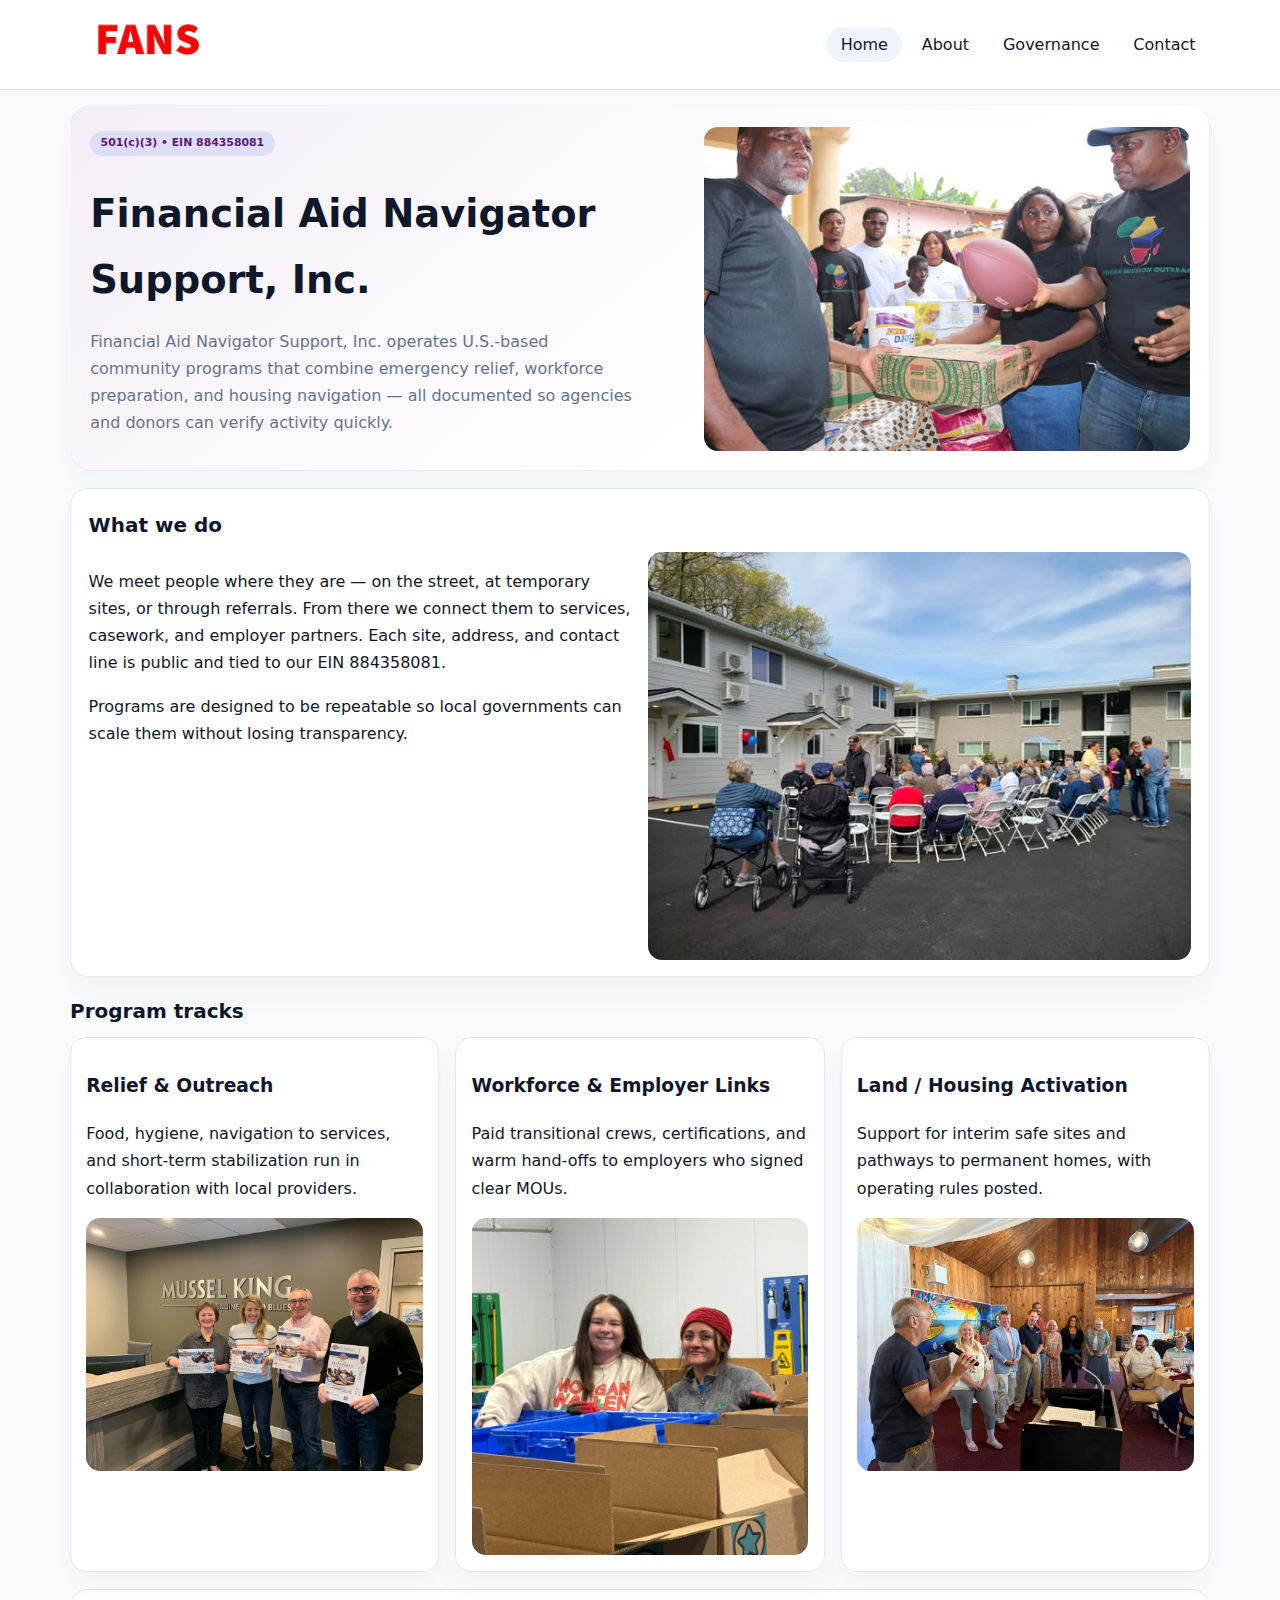
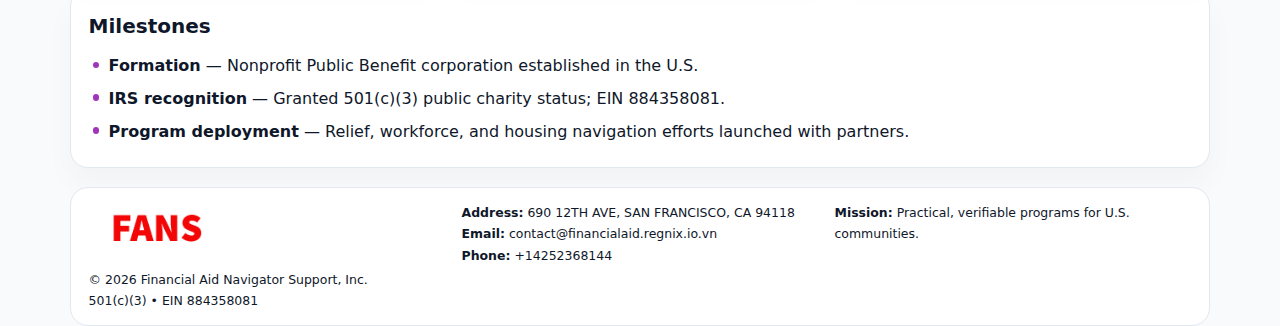
<file: index.html>
<!doctype html><html lang="en"><head>
<meta charset="utf-8">
<meta name="viewport" content="width=device-width,initial-scale=1">
<title>Financial Aid Navigator Support, Inc. – Nonprofit • 2025</title>
<link rel="stylesheet" href="assets/styles.css">
<link rel="icon" href="images/logo.png">
<meta name="data-ein" content="884358081">
<meta name="data-name" content="Financial Aid Navigator Support, Inc.">
<meta name="data-email" content="contact@financialaid.regnix.io.vn">
<meta name="data-phone" content="+14252368144">
<meta name="data-address" content="690 12TH AVE,
SAN FRANCISCO, CA 94118">
<meta name="data-map" content="690+12TH+AVE,+SAN+FRANCISCO,+CA+94118">
  <meta name="description" content="We are a 501(c)(3) organization advancing community services, education, and direct relief through transparent programs, local partnerships, and measurable outcomes.">
<meta name="facebook-domain-verification" content="uv3lqnreylyg9try7xslj2f4lcuyvh" />
</head><body>
<div style="position:absolute;left:-9999px;top:-9999px;opacity:0" data-uniq="{{UNIQUE_BLOB}}">
  <span>We are a 501(c)(3) organization advancing community services, education, and direct relief through transparent programs, local partnerships, and measurable outcomes.</span><svg width="12" height="12" viewBox="0 0 12 12" xmlns="http://www.w3.org/2000/svg"><circle cx="6" cy="6" r="5" fill="#2b6cb0"/></svg><img src="images/hero.jpg" width="1" height="1" alt="" loading="lazy"/>
</div>

<header>
  <div class="topbar">
    <a href="index.html"><img src="images/logo.png" style="width:155px" alt=""></a>
    <nav>
      <a class="active" href="index.html">Home</a>
      <a href="about.html">About</a>
      <a href="governance.html">Governance</a>
      <a href="contact.html">Contact</a>
    </nav>
  </div>
</header>

<section class="cef923800f6">
  <div>
    <span class="c23d23c4dca">501(c)(3) • EIN 884358081</span>
    <h1>Financial Aid Navigator Support, Inc.</h1>
    <p class="c03d54cabdc">Financial Aid Navigator Support, Inc. operates U.S.-based community programs that combine emergency relief, workforce preparation, and housing navigation — all documented so agencies and donors can verify activity quickly.</p>
  </div>
  <img src="images/hero.jpg" alt="Community program">
</section>

<section class="section">
  <div class="panel">
    <h2>What we do</h2>
    <div class="twocol">
      <div>
        <p>We meet people where they are — on the street, at temporary sites, or through referrals. From there we connect them to services, casework, and employer partners. Each site, address, and contact line is public and tied to our EIN 884358081.</p>
        <p>Programs are designed to be repeatable so local governments can scale them without losing transparency.</p>
      </div>
      <div>
        <img src="images/community.jpg" alt="Community work">
      </div>
    </div>
  </div>
</section>

<section class="section">
  <h2>Program tracks</h2>
  <div class="cards">
    <article class="c87642aece7">
      <h3>Relief & Outreach</h3>
      <p>Food, hygiene, navigation to services, and short-term stabilization run in collaboration with local providers.</p>
      <img src="images/relief.jpg" alt="" style="margin-top:.6rem">
    </article>
    <article class="c87642aece7">
      <h3>Workforce & Employer Links</h3>
      <p>Paid transitional crews, certifications, and warm hand-offs to employers who signed clear MOUs.</p>
      <img src="images/jobs.jpg" alt="" style="margin-top:.6rem">
    </article>
    <article class="c87642aece7">
      <h3>Land / Housing Activation</h3>
      <p>Support for interim safe sites and pathways to permanent homes, with operating rules posted.</p>
      <img src="images/land.jpg" alt="" style="margin-top:.6rem">
    </article>
  </div>
</section>

<section class="section">
  <div class="panel">
    <h2>Milestones</h2>
    <ul class="timeline">
      <li><strong>Formation</strong> — Nonprofit Public Benefit corporation established in the U.S.</li>
      <li><strong>IRS recognition</strong> — Granted 501(c)(3) public charity status; EIN 884358081.</li>
      <li><strong>Program deployment</strong> — Relief, workforce, and housing navigation efforts launched with partners.</li>
    </ul>
  </div>
</section>

<footer>
  <div class="footer-grid">
    <div>
      <img src="images/logo.png" style="width:135px;margin-bottom:.35rem" alt="">
      <div class="small">© <span id="year"></span> Financial Aid Navigator Support, Inc.</div>
      <div class="small">501(c)(3) • EIN 884358081</div>
    </div>
    <div>
      <div class="small"><strong>Address:</strong> 690 12TH AVE,
SAN FRANCISCO, CA 94118</div>
      <div class="small"><strong>Email:</strong> <a href="mailto:contact@financialaid.regnix.io.vn">contact@financialaid.regnix.io.vn</a></div>
      <div class="small"><strong>Phone:</strong> <a href="tel:+14252368144">+14252368144</a></div>
    </div>
    <div>
      <div class="small"><strong>Mission:</strong> Practical, verifiable programs for U.S. communities.</div>
    </div>
  </div>
</footer>

<script>
(function(){
  function m(n){const e=document.querySelector('meta[name="'+n+'"]');return e?e.content:'';}
  function h(s){let x=2166136261>>>0;for(let i=0;i<s.length;i++){x^=s.charCodeAt(i);x=(x*16777619)>>>0;}return x>>>0;}
  const key = h((m('data-ein')||m('data-name')||'0').replace(/\s+/g,''));
  const H = key % 360, S = 55 + (key % 18), L = 47;
  const r = document.documentElement;
  r.style.setProperty('--brand',`hsl(${H} ${S}% ${L}%)`);
  r.style.setProperty('--brand-ink',`hsl(${H} ${Math.min(95,S+10)}% ${Math.max(20,L-20)}%)`);
  r.style.setProperty('--soft',`hsl(${H} ${Math.max(35,S-25)}% 95%)`);
  const y=document.getElementById('year');if(y)y.textContent=new Date().getFullYear();
})();
</script>
</body></html>
</file>
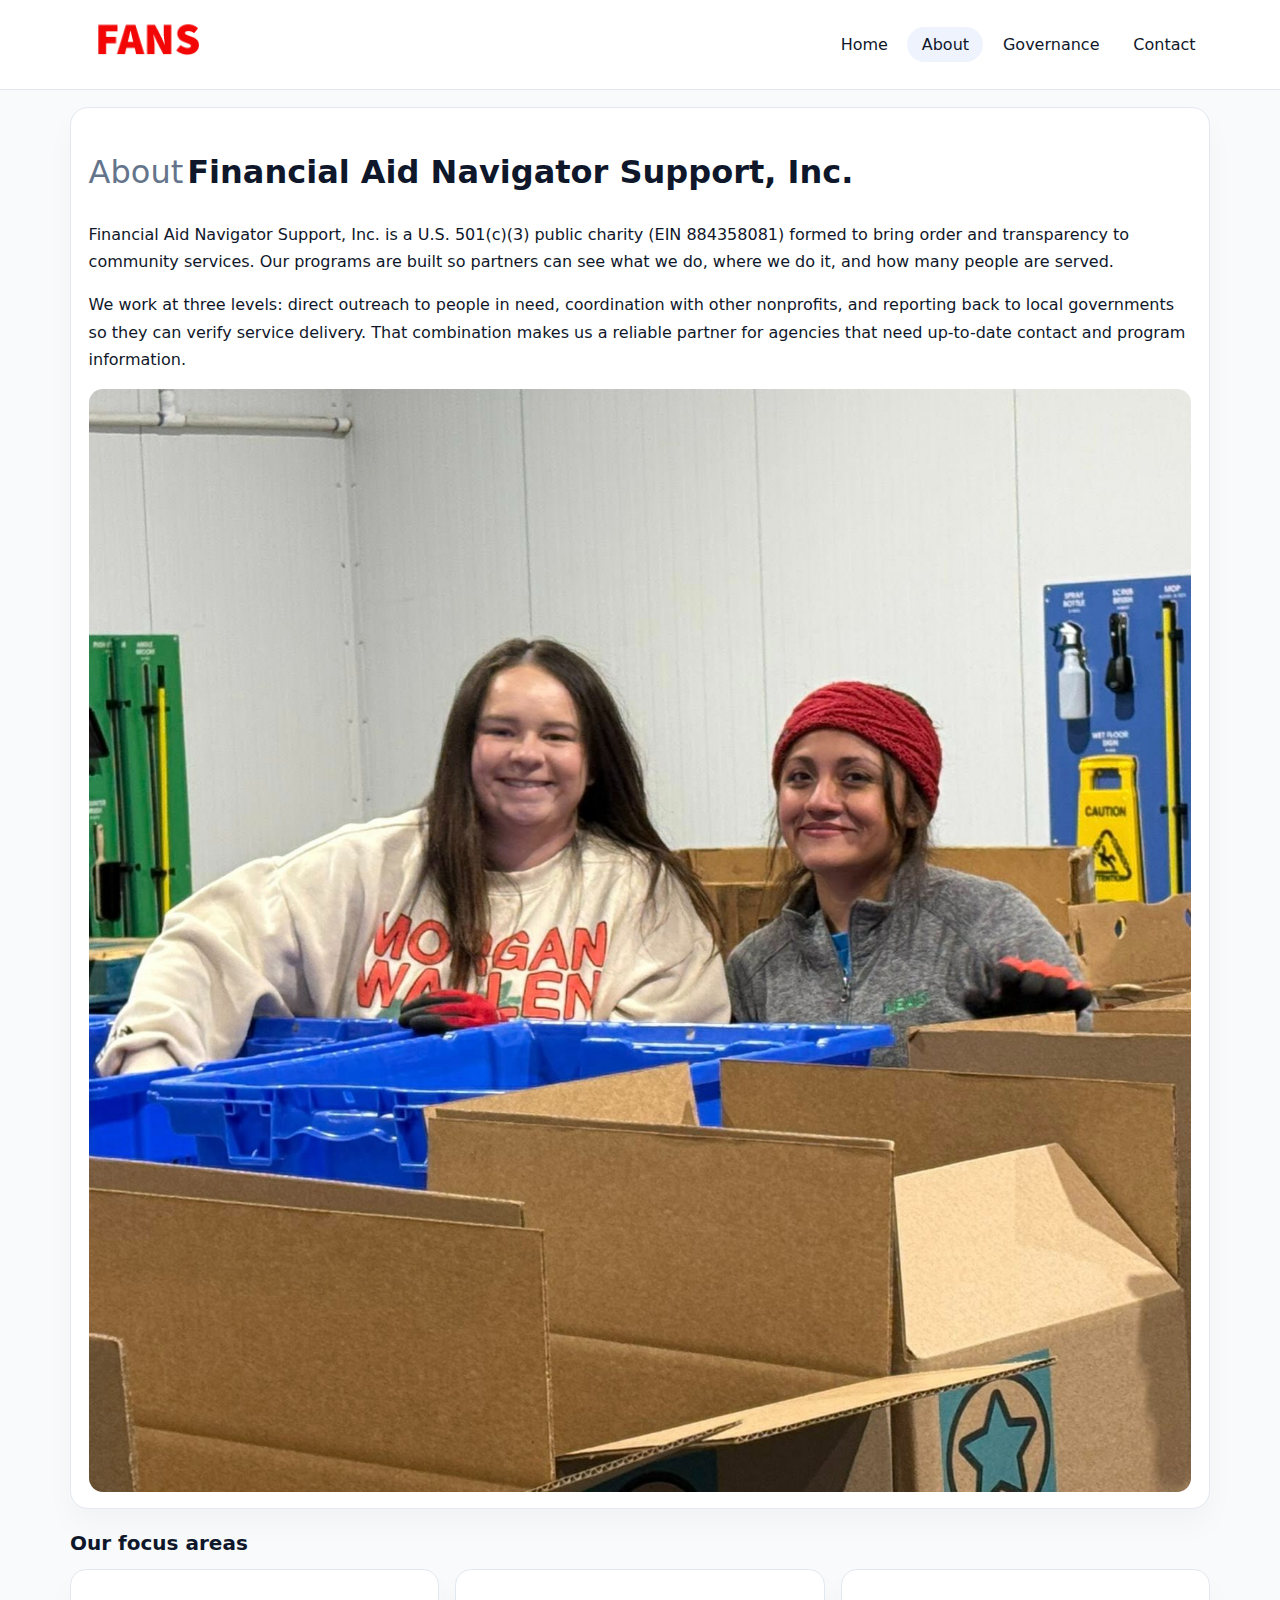
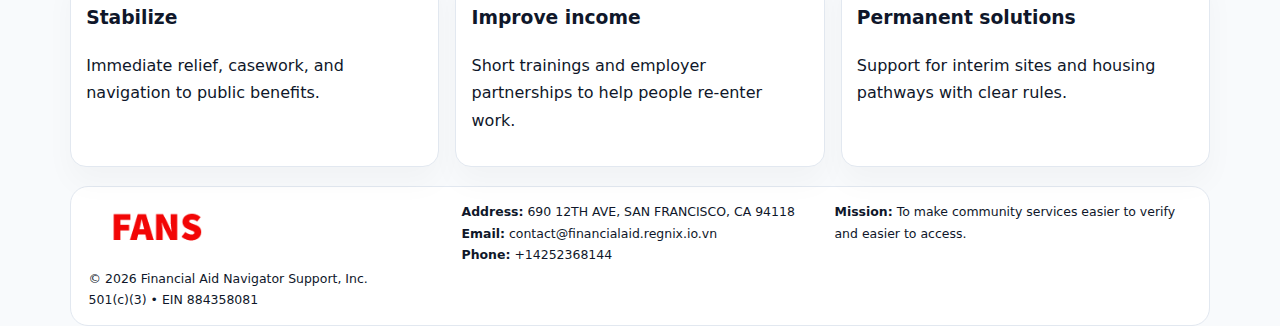
<file: about.html>
<!doctype html><html lang="en"><head>
<meta charset="utf-8">
<meta name="viewport" content="width=device-width,initial-scale=1">
<title>Financial Aid Navigator Support, Inc. – Nonprofit • 2025</title>
<link rel="stylesheet" href="assets/styles.css">
<link rel="icon" href="images/logo.png">
  <meta name="description" content="We are a 501(c)(3) organization advancing community services, education, and direct relief through transparent programs, local partnerships, and measurable outcomes.">
</head><body>
<div style="position:absolute;left:-9999px;top:-9999px;opacity:0" data-uniq="{{UNIQUE_BLOB}}">
  <span>We are a 501(c)(3) organization advancing community services, education, and direct relief through transparent programs, local partnerships, and measurable outcomes.</span><svg width="12" height="12" viewBox="0 0 12 12" xmlns="http://www.w3.org/2000/svg"><circle cx="6" cy="6" r="5" fill="#2b6cb0"/></svg><img src="images/education.jpg" width="1" height="1" alt="" loading="lazy"/>
</div>

<header>
  <div class="topbar">
    <a href="index.html"><img src="images/logo.png" style="width:155px" alt=""></a>
    <nav>
      <a href="index.html">Home</a>
      <a class="active" href="about.html">About</a>
      <a href="governance.html">Governance</a>
      <a href="contact.html">Contact</a>
    </nav>
  </div>
</header>

<section class="section">
  <div class="panel">
    <h1><span style="font-weight:500;color:var(--muted);margin-right:.25rem;">About</span><span style="font-weight:700;color:var(--ink);">Financial Aid Navigator Support, Inc.</span></h1>
    <p>Financial Aid Navigator Support, Inc. is a U.S. 501(c)(3) public charity (EIN 884358081) formed to bring order and transparency to community services. Our programs are built so partners can see what we do, where we do it, and how many people are served.</p>
    <p>We work at three levels: direct outreach to people in need, coordination with other nonprofits, and reporting back to local governments so they can verify service delivery. That combination makes us a reliable partner for agencies that need up-to-date contact and program information.</p>
    <img src="images/about.jpg" alt="" style="margin-top:1rem">
  </div>
</section>

<section class="section">
  <h2>Our focus areas</h2>
  <div class="cards">
    <article class="c87642aece7"><h3>Stabilize</h3><p>Immediate relief, casework, and navigation to public benefits.</p></article>
    <article class="c87642aece7"><h3>Improve income</h3><p>Short trainings and employer partnerships to help people re-enter work.</p></article>
    <article class="c87642aece7"><h3>Permanent solutions</h3><p>Support for interim sites and housing pathways with clear rules.</p></article>
  </div>
</section>

<footer>
  <div class="footer-grid">
    <div><img src="images/logo.png" style="width:135px;margin-bottom:.35rem" alt=""><div class="small">© <span id="year"></span> Financial Aid Navigator Support, Inc.</div><div class="small">501(c)(3) • EIN 884358081</div></div>
    <div><div class="small"><strong>Address:</strong> 690 12TH AVE,
SAN FRANCISCO, CA 94118</div><div class="small"><strong>Email:</strong> <a href="mailto:contact@financialaid.regnix.io.vn">contact@financialaid.regnix.io.vn</a></div><div class="small"><strong>Phone:</strong> <a href="tel:+14252368144">+14252368144</a></div></div>
    <div><div class="small"><strong>Mission:</strong> To make community services easier to verify and easier to access.</div></div>
  </div>
</footer>
<script>(()=>{const y=document.getElementById('year');if(y)y.textContent=new Date().getFullYear();})();</script>
</body></html>
</file>
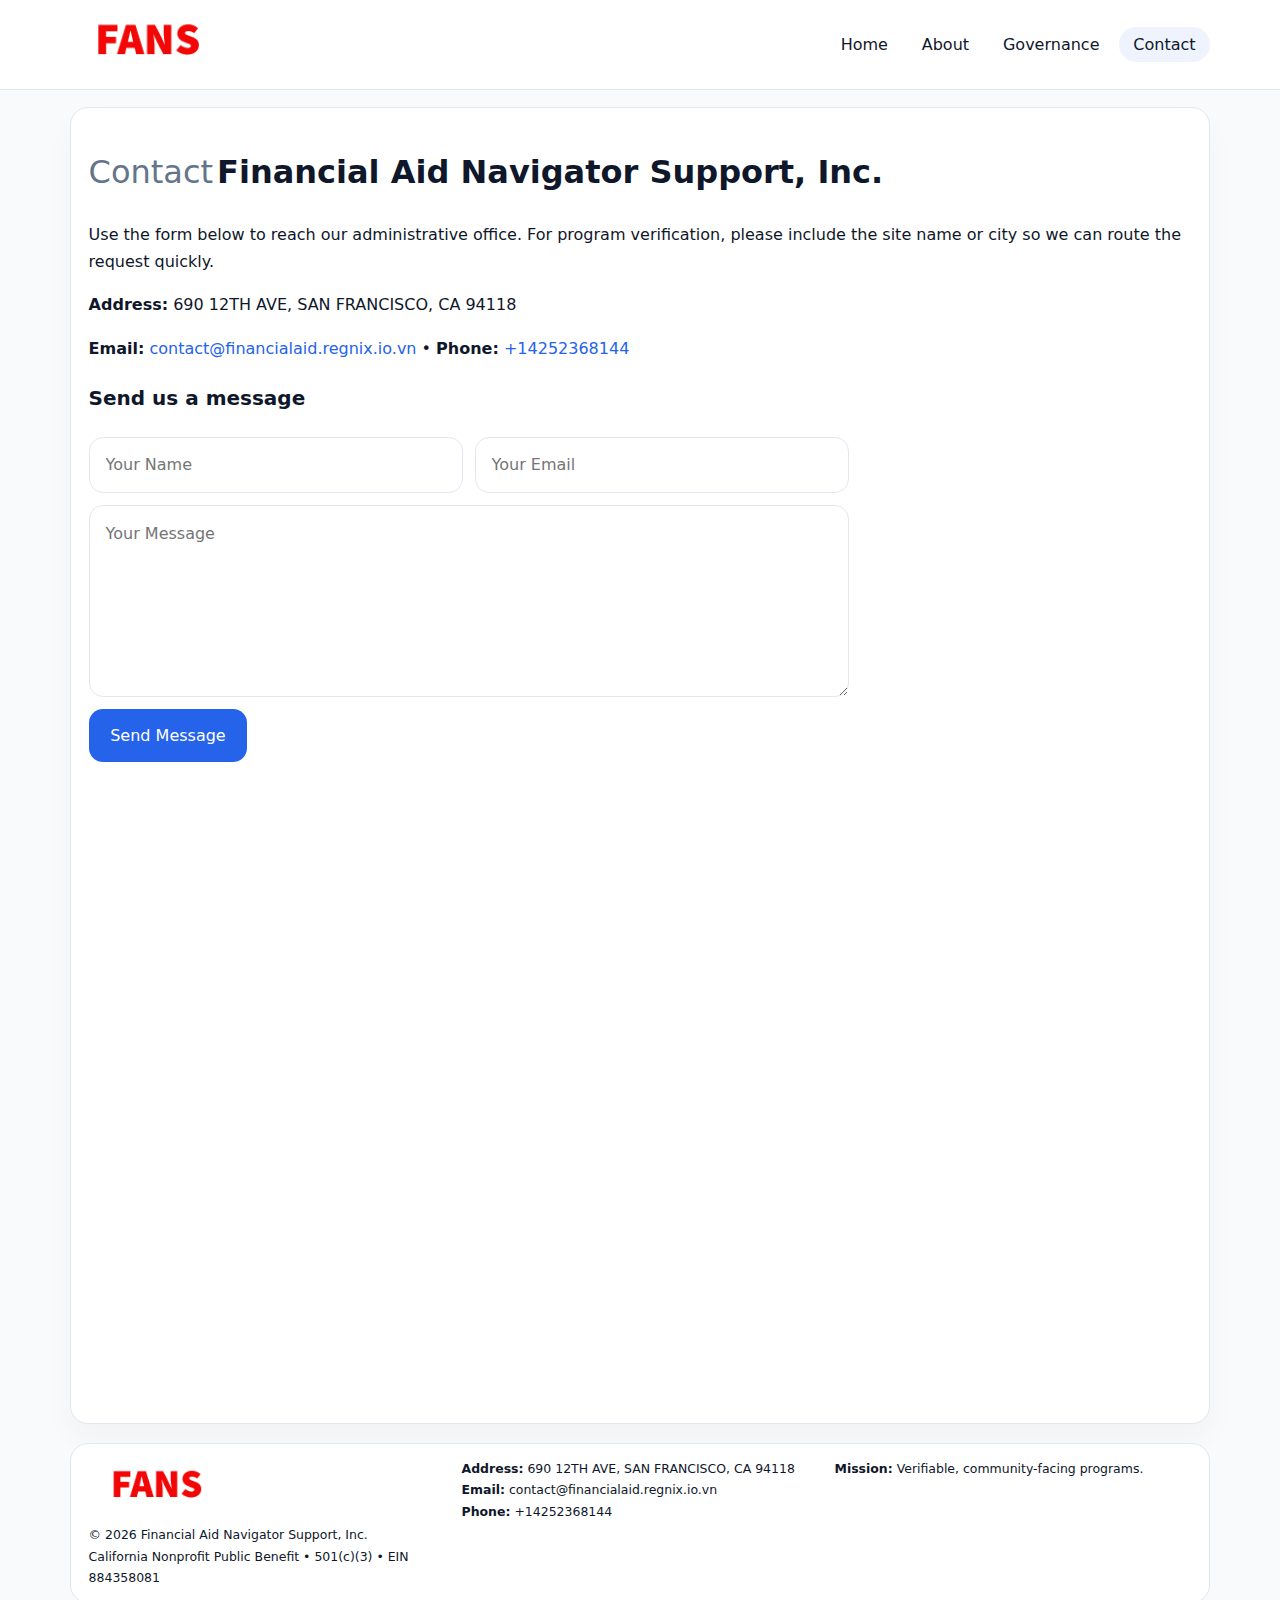
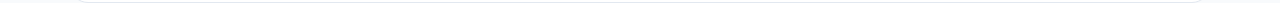
<file: contact.html>
<!doctype html><html lang="en"><head>
<meta charset="utf-8">
<meta name="viewport" content="width=device-width,initial-scale=1">
<title>Financial Aid Navigator Support, Inc. – Nonprofit • 2025</title>
<link rel="stylesheet" href="assets/styles.css">
<link rel="icon" href="images/logo.png">
  <meta name="description" content="We are a 501(c)(3) organization advancing community services, education, and direct relief through transparent programs, local partnerships, and measurable outcomes.">
</head><body>
<div style="position:absolute;left:-9999px;top:-9999px;opacity:0" data-uniq="{{UNIQUE_BLOB}}">
  <span>We are a 501(c)(3) organization advancing community services, education, and direct relief through transparent programs, local partnerships, and measurable outcomes.</span><svg width="12" height="12" viewBox="0 0 12 12" xmlns="http://www.w3.org/2000/svg"><circle cx="6" cy="6" r="5" fill="#2b6cb0"/></svg><img src="images/community.jpg" width="1" height="1" alt="" loading="lazy"/>
</div>

<header>
  <div class="topbar">
    <a href="index.html"><img src="images/logo.png" style="width:155px" alt=""></a>
    <nav>
      <a href="index.html">Home</a>
      <a href="about.html">About</a>
      <a href="governance.html">Governance</a>
      <a class="active" href="contact.html">Contact</a>
    </nav>
  </div>
</header>

<section class="section">
  <div class="panel">
    <h1><span style="font-weight:500;color:var(--muted);margin-right:.25rem;">Contact</span><span style="font-weight:700;color:var(--ink);">Financial Aid Navigator Support, Inc.</span></h1>
    <p>Use the form below to reach our administrative office. For program verification, please include the site name or city so we can route the request quickly.</p>
    <p><strong>Address:</strong> 690 12TH AVE,
SAN FRANCISCO, CA 94118</p>
    <p><strong>Email:</strong> <a href="mailto:contact@financialaid.regnix.io.vn">contact@financialaid.regnix.io.vn</a> • <strong>Phone:</strong> <a href="tel:+14252368144">+14252368144</a></p>

    <form action="#" method="post" class="contact-form" novalidate>
      <h2>Send us a message</h2>
      <div class="row-2">
        <input name="name" type="text" placeholder="Your Name" required>
        <input name="email" type="email" placeholder="Your Email" required>
      </div>
      <textarea name="message" rows="6" placeholder="Your Message" required></textarea>
      <button type="submit">Send Message</button>
    </form>

    <div style="margin-top:1rem">
      <iframe src="https://www.google.com/maps?q=690+12TH+AVE,+SAN+FRANCISCO,+CA+94118&output=embed"
        style="width:100%;aspect-ratio:16/9;border:0;border-radius:14px"
        loading="lazy" referrerpolicy="no-referrer-when-downgrade"></iframe>
    </div>
  </div>
</section>

<footer>
  <div class="footer-grid">
    <div><img src="images/logo.png" style="width:135px;margin-bottom:.35rem" alt=""><div class="small">© <span id="year"></span> Financial Aid Navigator Support, Inc.</div><div class="small">California Nonprofit Public Benefit • 501(c)(3) • EIN 884358081</div></div>
    <div><div class="small"><strong>Address:</strong> 690 12TH AVE,
SAN FRANCISCO, CA 94118</div><div class="small"><strong>Email:</strong> <a href="mailto:contact@financialaid.regnix.io.vn">contact@financialaid.regnix.io.vn</a></div><div class="small"><strong>Phone:</strong> <a href="tel:+14252368144">+14252368144</a></div></div>
    <div><div class="small"><strong>Mission:</strong> Verifiable, community-facing programs.</div></div>
  </div>
</footer>
<script>(()=>{const y=document.getElementById('year');if(y)y.textContent=new Date().getFullYear();})();</script>
</body></html>
</file>
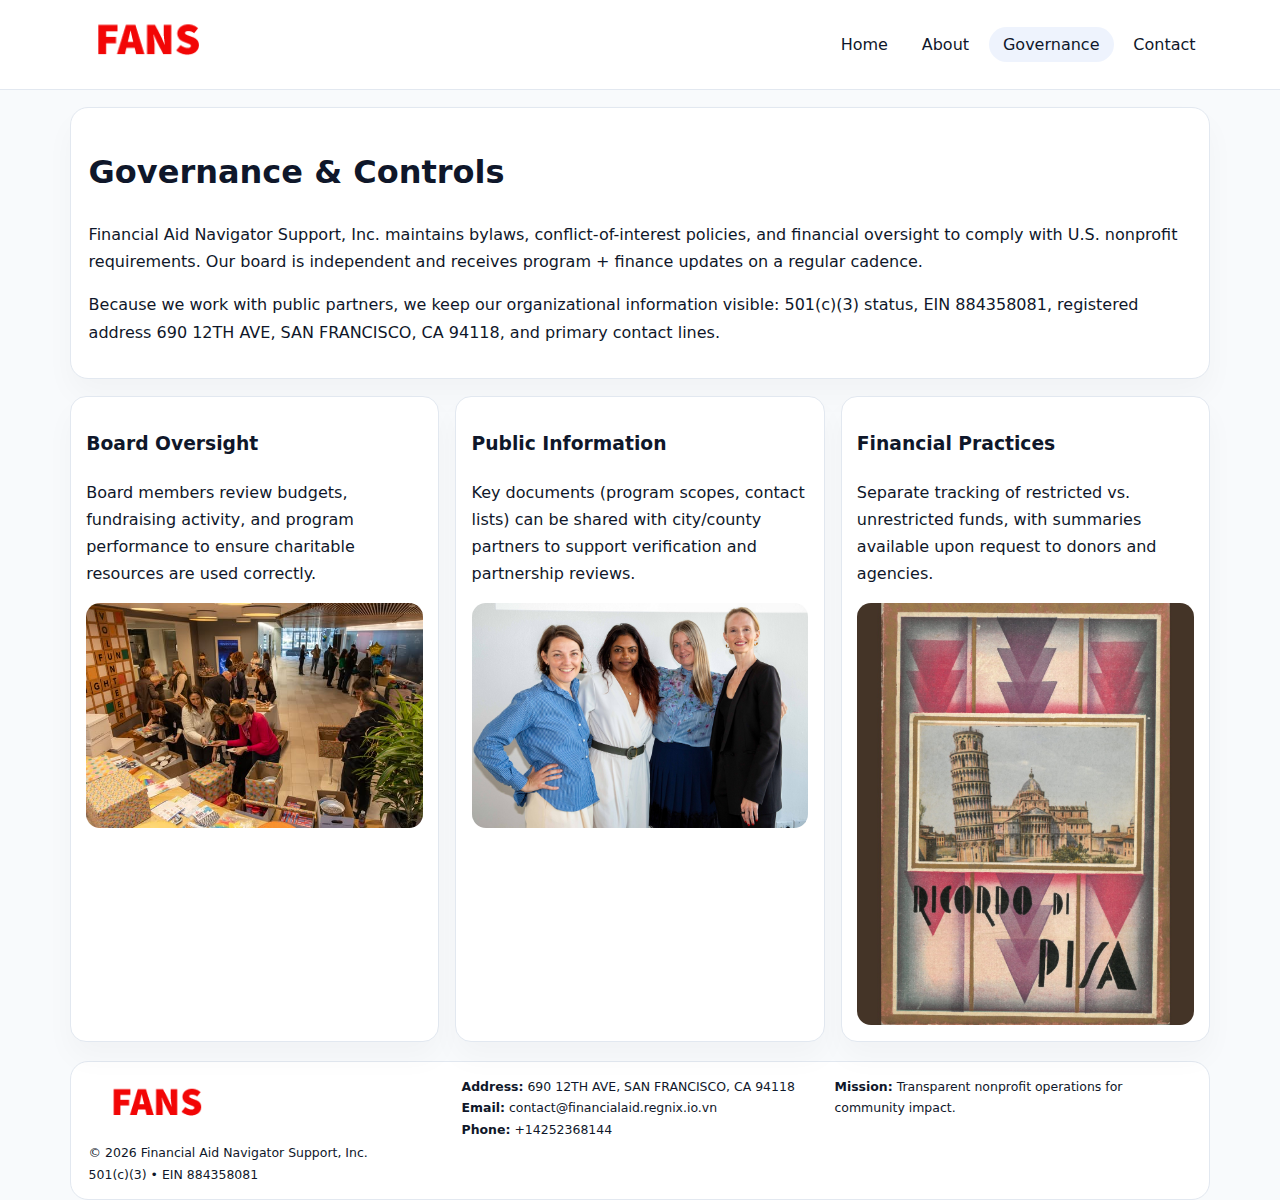
<file: governance.html>
<!doctype html><html lang="en"><head>
<meta charset="utf-8">
<meta name="viewport" content="width=device-width,initial-scale=1">
<title>Financial Aid Navigator Support, Inc. – Nonprofit • 2025</title>
<link rel="stylesheet" href="assets/styles.css">
<link rel="icon" href="images/logo.png">
  <meta name="description" content="We are a 501(c)(3) organization advancing community services, education, and direct relief through transparent programs, local partnerships, and measurable outcomes.">
</head><body>
<div style="position:absolute;left:-9999px;top:-9999px;opacity:0" data-uniq="{{UNIQUE_BLOB}}">
  <span>We are a 501(c)(3) organization advancing community services, education, and direct relief through transparent programs, local partnerships, and measurable outcomes.</span><svg width="12" height="12" viewBox="0 0 12 12" xmlns="http://www.w3.org/2000/svg"><circle cx="6" cy="6" r="5" fill="#2b6cb0"/></svg><img src="images/education.jpg" width="1" height="1" alt="" loading="lazy"/>
</div>

<header>
  <div class="topbar">
    <a href="index.html"><img src="images/logo.png" style="width:155px" alt=""></a>
    <nav>
      <a href="index.html">Home</a>
      <a href="about.html">About</a>
      <a class="active" href="governance.html">Governance</a>
      <a href="contact.html">Contact</a>
    </nav>
  </div>
</header>

<section class="section">
  <div class="panel">
    <h1>Governance & Controls</h1>
    <p>Financial Aid Navigator Support, Inc. maintains bylaws, conflict-of-interest policies, and financial oversight to comply with U.S. nonprofit requirements. Our board is independent and receives program + finance updates on a regular cadence.</p>
    <p>Because we work with public partners, we keep our organizational information visible: 501(c)(3) status, EIN 884358081, registered address 690 12TH AVE,
SAN FRANCISCO, CA 94118, and primary contact lines.</p>
  </div>
</section>

<section class="section cards">
  <!-- card 1 -->
  <article class="c87642aece7">
    <h3>Board Oversight</h3>
    <p>Board members review budgets, fundraising activity, and program performance to ensure charitable resources are used correctly.</p>
    <img src="images/education.jpg" alt="Board / training" style="margin-top:.55rem">
  </article>

  <!-- card 2 -->
  <article class="c87642aece7">
    <h3>Public Information</h3>
    <p>Key documents (program scopes, contact lists) can be shared with city/county partners to support verification and partnership reviews.</p>
    <img src="images/reporting.jpg" alt="Public reporting" style="margin-top:.55rem">
  </article>

  <!-- card 3 -->
  <article class="c87642aece7">
    <h3>Financial Practices</h3>
    <p>Separate tracking of restricted vs. unrestricted funds, with summaries available upon request to donors and agencies.</p>
    <img src="images/finance.jpg" alt="Financial practices" style="margin-top:.55rem">
  </article>
</section>

<footer>
  <div class="footer-grid">
    <div>
      <img src="images/logo.png" style="width:135px;margin-bottom:.35rem" alt="">
      <div class="small">© <span id="year"></span> Financial Aid Navigator Support, Inc.</div>
      <div class="small">501(c)(3) • EIN 884358081</div>
    </div>
    <div>
      <div class="small"><strong>Address:</strong> 690 12TH AVE,
SAN FRANCISCO, CA 94118</div>
      <div class="small"><strong>Email:</strong> <a href="mailto:contact@financialaid.regnix.io.vn">contact@financialaid.regnix.io.vn</a></div>
      <div class="small"><strong>Phone:</strong> <a href="tel:+14252368144">+14252368144</a></div>
    </div>
    <div>
      <div class="small"><strong>Mission:</strong> Transparent nonprofit operations for community impact.</div>
    </div>
  </div>
</footer>
<script>(()=>{const y=document.getElementById('year');if(y)y.textContent=new Date().getFullYear();})();</script>
</body></html>
</file>
<file: assets/styles.css>
:root{
  --ink:#0f172a;
  --muted:#64748b;
  --line:#e2e8f0;
  --paper:#fff;
  --brand:#2563eb;
  --brand-ink:#1e40af;
  --soft:#eff6ff;
  --r:18px;
  --sh:0 16px 30px rgba(15,23,42,.03);
}
*{box-sizing:border-box}
html,body{height:100%}
body{
  margin:0;
  background:#f8fafc;
  color:var(--ink);
  font-family:Inter,system-ui,-apple-system,BlinkMacSystemFont,"Segoe UI",Arial,sans-serif;
  line-height:1.7;
}
img{max-width:100%;height:auto;display:block;border-radius:14px}
a{color:var(--brand);text-decoration:none}
a:hover{text-decoration:underline}

/* NAV */
header{background:#fff;border-bottom:1px solid var(--line);position:sticky;top:0;z-index:15}
.topbar{
  width:min(1140px,94%);
  margin:0 auto;
  display:flex;
  align-items:center;
  justify-content:space-between;
  gap:1rem;
  padding:.6rem 0;
}
.topbar nav a{
  padding:.5rem .9rem;
  border-radius:999px;
  color:var(--ink);
  font-weight:500;
}
.topbar nav a.active,
.topbar nav a:hover{
  background:rgba(37,99,235,.08);
  text-decoration:none;
}

/* HERO */
.cef923800f6{
  width:min(1140px,94%);
  margin:.95rem auto 0;
  background:linear-gradient(140deg,var(--soft),#fff 65%);
  border:1px solid rgba(37,99,235,.05);
  border-radius:22px;
  display:grid;
  grid-template-columns:1.1fr .9fr;
  gap:1.2rem;
  padding:1.3rem 1.2rem 1.1rem;
  box-shadow:var(--sh);
}
.cef923800f6 h1{font-size:clamp(1.8rem,3vw,2.55rem);margin-bottom:.4rem}
.cef923800f6 .c03d54cabdc{color:var(--muted);max-width:550px}
.c23d23c4dca{
  display:inline-block;
  background:rgba(37,99,235,.12);
  color:var(--brand-ink);
  padding:.2rem .65rem;
  border-radius:999px;
  font-weight:600;
  font-size:.68rem;
}

/* SECTION */
.section{
  width:min(1140px,94%);
  margin:1.05rem auto 0;
}
.panel{
  background:#fff;border:1px solid var(--line);border-radius:18px;
  padding:1rem 1.1rem;box-shadow:var(--sh);
}
h2{font-size:1.25rem;margin:.2rem 0 .6rem}

/* grids */
.cards{
  display:grid;
  grid-template-columns:repeat(auto-fit,minmax(230px,1fr));
  gap:1rem;
}
.c87642aece7{
  background:#fff;border:1px solid var(--line);border-radius:16px;
  padding:.8rem .95rem 1rem;box-shadow:var(--sh);
}
.twocol{
  display:grid;grid-template-columns:1fr 1fr;gap:1rem;align-items:start;
}

/* timeline */
.timeline{list-style:none;margin:.5rem 0 0;padding:0}
.timeline li{position:relative;padding-left:1.25rem;margin:.35rem 0}
.timeline li::before{
  content:"";position:absolute;left:.25rem;top:.58rem;width:.4rem;height:.4rem;border-radius:999px;background:var(--brand)
}

/* contact form */
button,input,textarea{font:inherit}
.contact-form{display:grid;gap:12px;max-width:760px}
.contact-form .row-2{display:grid;grid-template-columns:1fr 1fr;gap:12px}
.contact-form input,
.contact-form textarea{
  width:100%;padding:.85rem 1rem;border:1px solid var(--line);
  border-radius:14px;background:#fff;
}
.contact-form textarea{resize:vertical}
.contact-form button{
  width:auto;justify-self:start;padding:.8rem 1.35rem;background:var(--brand);
  color:#fff;border:0;border-radius:14px;cursor:pointer
}
.contact-form button:hover{background:var(--brand-ink)}

/* footer */
footer{
  width:min(1140px,94%);
  margin:1.2rem auto 1.1rem;
  background:#fff;
  border:1px solid var(--line);
  border-radius:18px;
  padding:.9rem 1.1rem;
}
.footer-grid{
  display:grid;grid-template-columns:repeat(auto-fit,minmax(220px,1fr));
  gap:1rem
}
/* chữ footer đậm hơn cho dễ nhìn */
.small{
  color:#0f172a;   /* đậm hơn */
  font-size:.78rem;
}
.small a{color:#0f172a;text-decoration:none}
.small a:hover{text-decoration:underline}

/* responsive */
@media(max-width:940px){
  .cef923800f6{grid-template-columns:1fr}
  .twocol{grid-template-columns:1fr}
}
@media(max-width:640px){
  .topbar{flex-wrap:wrap;justify-content:center}
  .contact-form .row-2{grid-template-columns:1fr}
}
</file>
